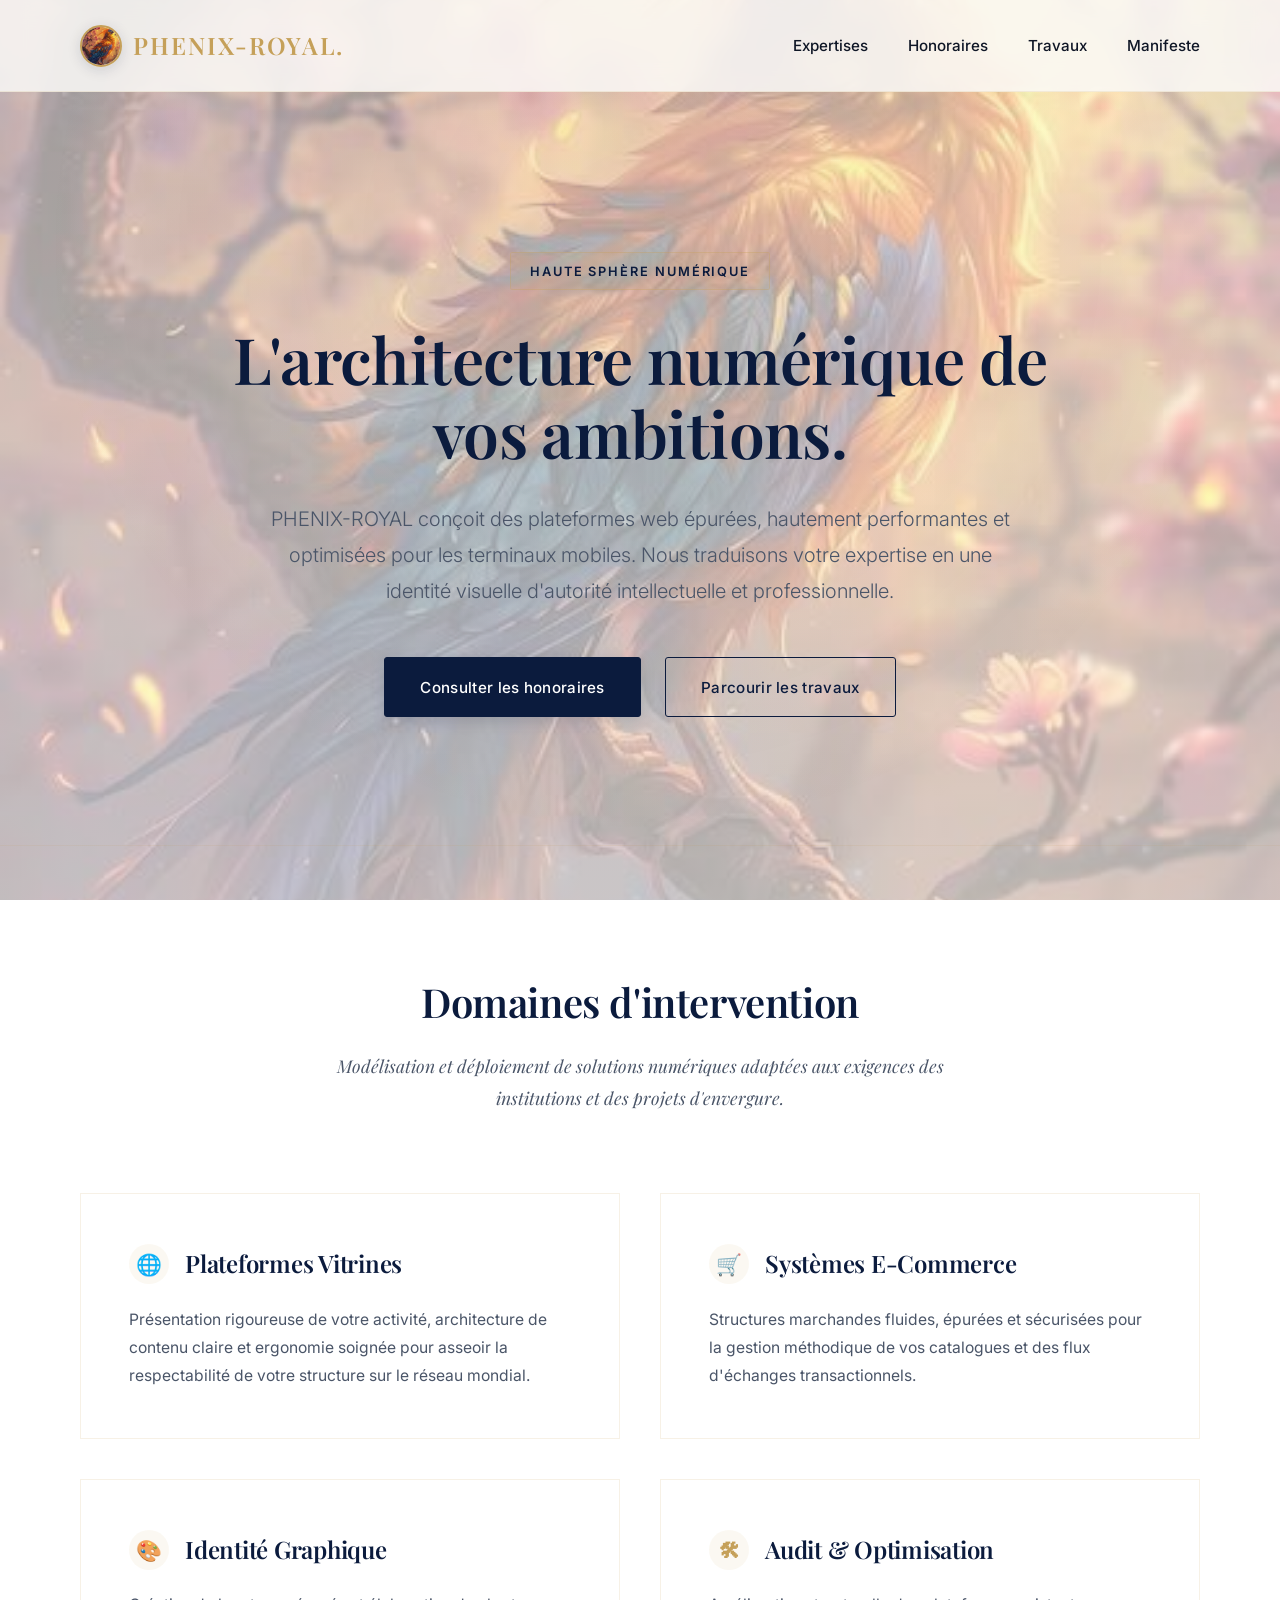
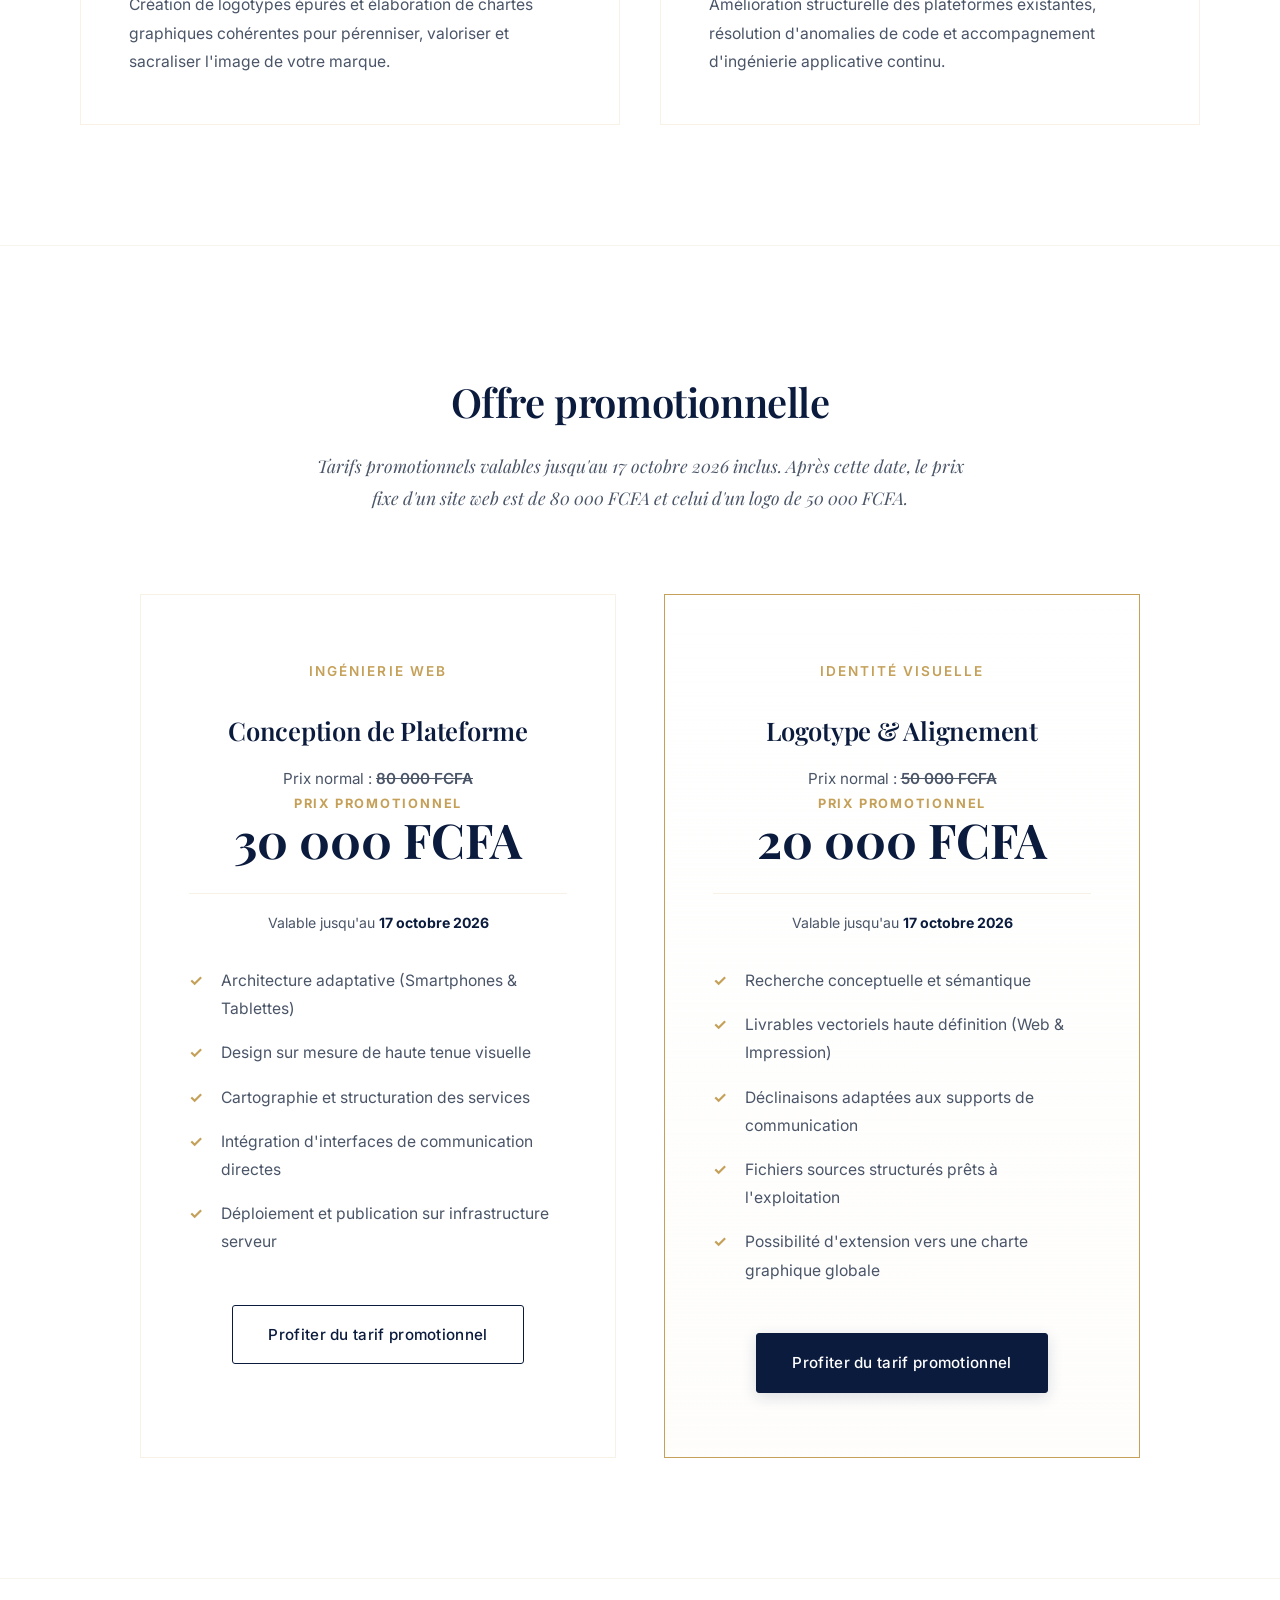
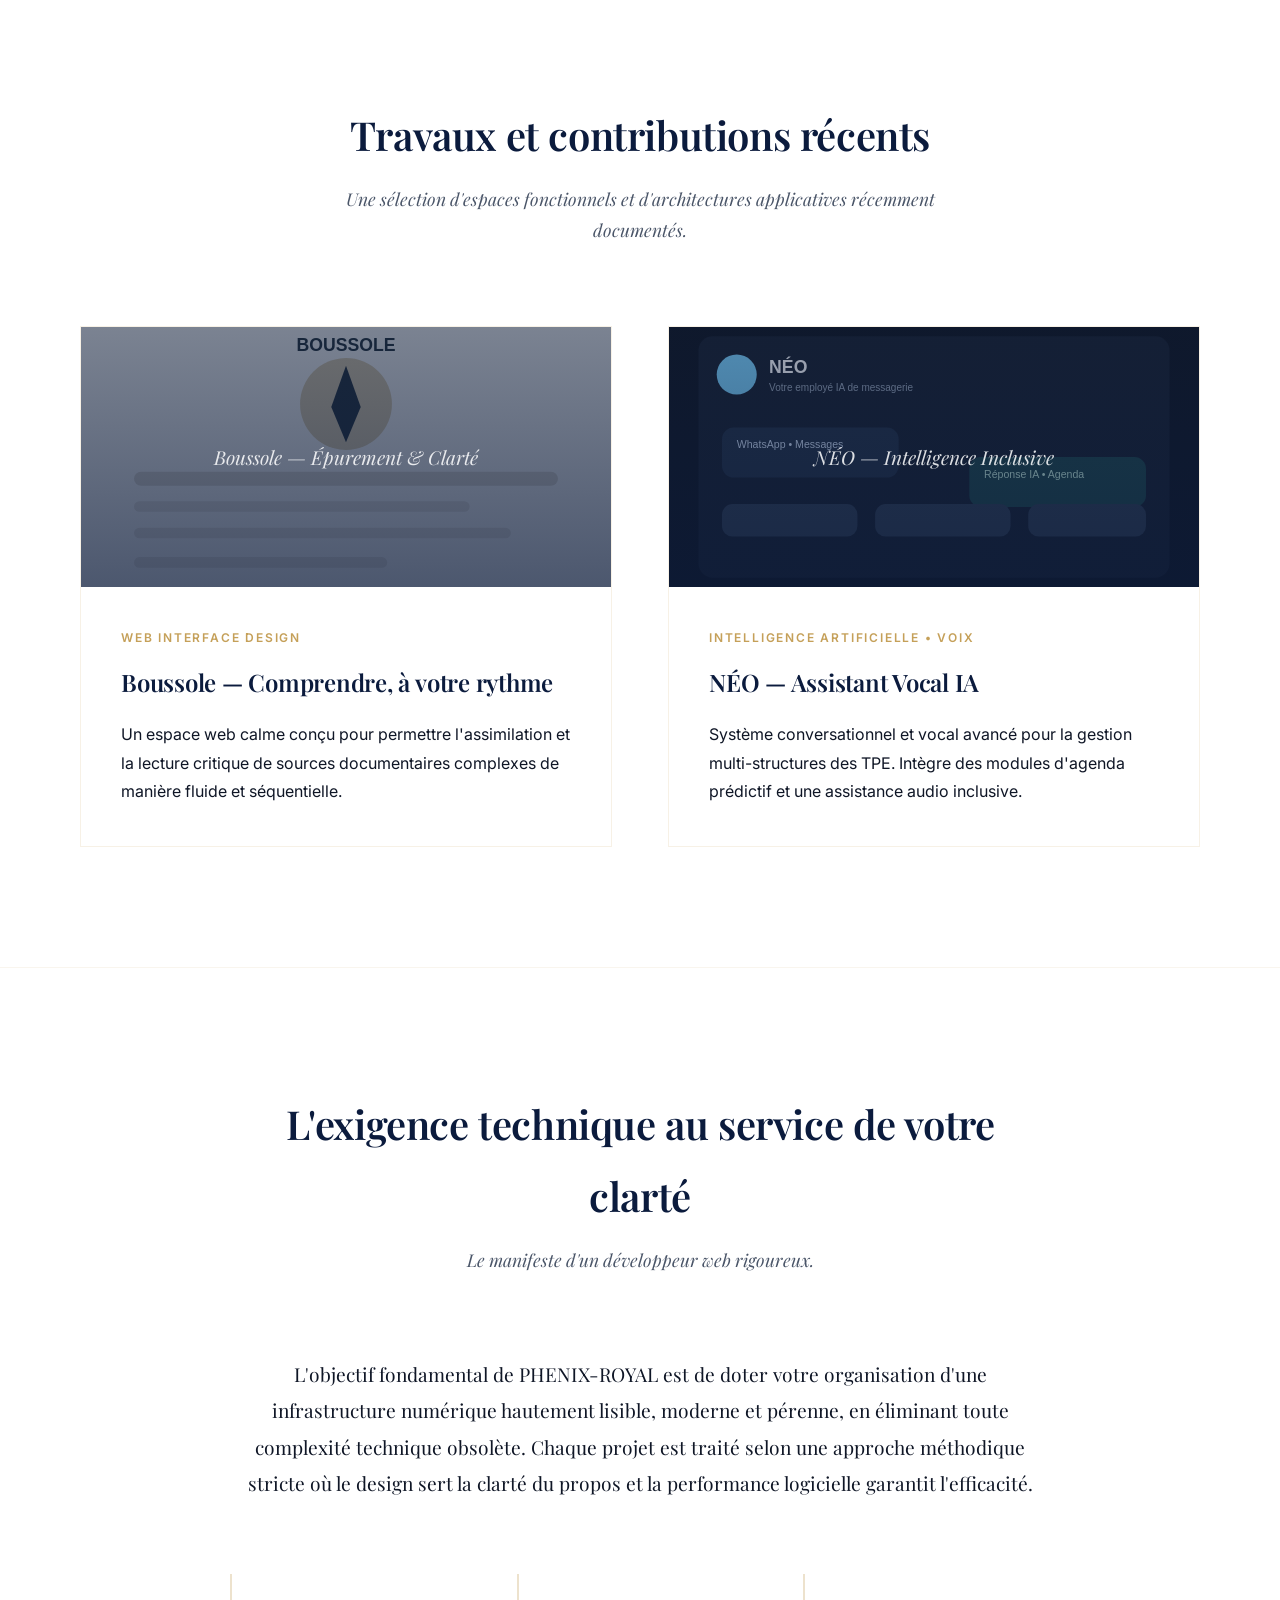
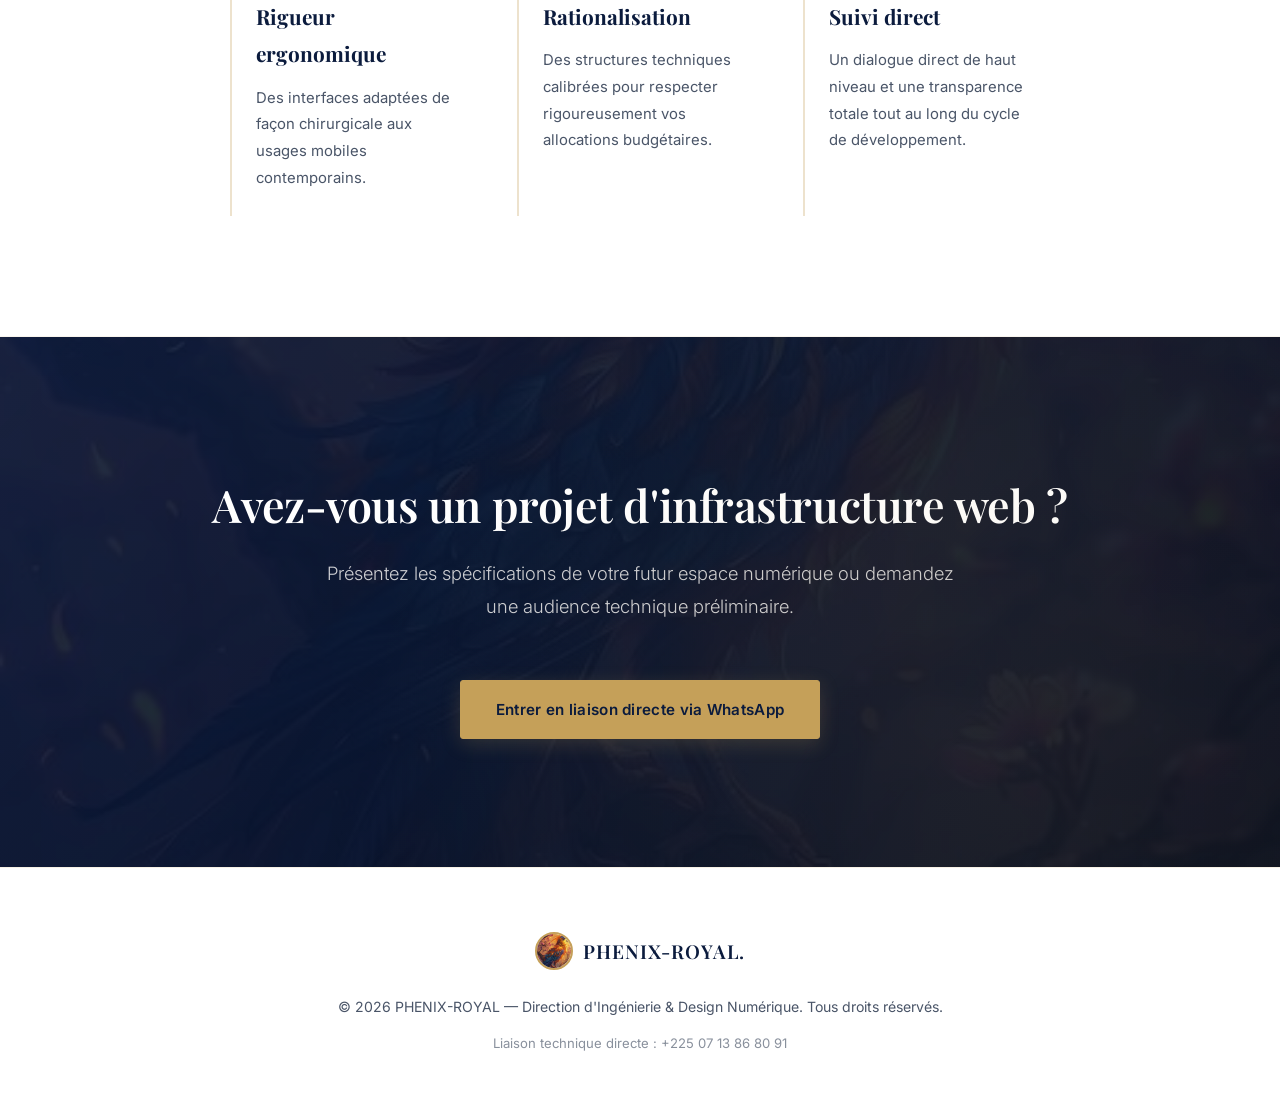
<file: index.html>
<!DOCTYPE html>
<html lang="fr">
<head>
    <meta charset="UTF-8">
    <meta name="viewport" content="width=device-width, initial-scale=1.0">
    <meta name="description" content="PHENIX-ROYAL conçoit des plateformes web élégantes et performantes, des identités visuelles et des solutions numériques adaptées au mobile.">
    <title>PHENIX-ROYAL — Ingénierie & Architecture Web</title>
    <link rel="icon" type="image/png" href="assets/phenix-logo.png">
    <link rel="apple-touch-icon" href="assets/phenix-logo.png">
    <!-- Importation des polices académiques et modernes depuis Google Fonts -->
    <link rel="preconnect" href="https://fonts.googleapis.com">
    <link rel="preconnect" href="https://fonts.gstatic.com" crossorigin>
    <link href="https://fonts.googleapis.com/css2?family=Inter:wght@300;400;500;600&family=Playfair+Display:ital,wght@0,400;0,600;1,400&display=swap" rel="stylesheet">

    <style>
        /* Variables de design - Palette Institutionnelle & Prestige */
        :root {
            --bg-paper: #fbfaf7;       /* Fond ivoire style papier d'édition précieux */
            --text-primary: #0f1626;   /* Bleu nuit très profond pour une autorité maximale */
            --text-secondary: #4a5568; /* Gris plomb pour les descriptions */
            --accent-navy: #0b1b3d;    /* Bleu académique impérial */
            --accent-gold: #c5a059;    /* Or noble pour les éléments de prestige */
            --border-color: rgba(197, 160, 89, 0.15); /* Bordures subtiles teintées d'or */
            --card-bg: #ffffff;
        }

        * {
            box-sizing: border-box;
            margin: 0;
            padding: 0;
        }

        html {
            scroll-behavior: smooth;
        }

        body {
            font-family: 'Inter', sans-serif;
            background-color: transparent;
            color: var(--text-primary);
            line-height: 1.8;
            font-size: 16px;
            -webkit-font-smoothing: antialiased;
            overflow-x: hidden;
            isolation: isolate;
        }

        body::before {
            content: '';
            position: fixed;
            inset: 0;
            z-index: -1;
            pointer-events: none;
            background:
                linear-gradient(rgba(251, 250, 247, 0.58), rgba(251, 250, 247, 0.68)),
                url("assets/phenix-background.png") center 34% / cover no-repeat;
        }

        h1, h2, h3 {
            font-family: 'Playfair Display', serif;
            font-weight: 600;
            letter-spacing: -0.01em;
        }

        /* Ligne de progression de lecture élégante */
        .progress-bar {
            position: fixed;
            top: 0;
            left: 0;
            height: 3px;
            background: linear-gradient(to right, var(--accent-navy), var(--accent-gold));
            width: 0%;
            z-index: 999;
            transition: width 0.1s ease;
        }

        .container {
            max-width: 1200px;
            margin: 0 auto;
            padding: 0 2.5rem;
        }

        /* En-tête de Prestige Effet Verre Flouté */
        header {
            border-bottom: 1px solid var(--border-color);
            padding: 1.5rem 0;
            background: rgba(251, 250, 247, 0.85);
            position: sticky;
            top: 0;
            backdrop-filter: blur(12px);
            -webkit-backdrop-filter: blur(12px);
            z-index: 500;
            transition: all 0.4s ease;
        }

        header.scrolled {
            padding: 1rem 0;
            box-shadow: 0 10px 30px rgba(15, 22, 38, 0.04);
            border-bottom: 1px solid rgba(197, 160, 89, 0.3);
        }

        .nav-wrapper {
            display: flex;
            justify-content: space-between;
            align-items: center;
        }

        .logo {
            font-family: 'Playfair Display', serif;
            font-size: 1.5rem;
            font-weight: 600;
            letter-spacing: 0.08em;
            color: var(--accent-navy);
            text-decoration: none;
            position: relative;
            display: inline-flex;
            align-items: center;
            gap: 0.7rem;
        }

        .logo-mark {
            width: 42px;
            height: 42px;
            flex: 0 0 42px;
            object-fit: cover;
            border: 2px solid var(--accent-gold);
            border-radius: 50%;
            box-shadow: 0 3px 14px rgba(11, 27, 61, 0.14);
        }

        .logo span {
            color: var(--accent-gold);
        }

        nav {
            display: flex;
            align-items: center;
        }

        nav a {
            color: var(--text-primary);
            text-decoration: none;
            margin-left: 2.5rem;
            font-size: 0.95rem;
            font-weight: 500;
            position: relative;
            padding: 0.5rem 0;
            transition: color 0.3s ease;
        }

        /* Effet de survol interactif professoral */
        nav a::after {
            content: '';
            position: absolute;
            bottom: 0;
            left: 0;
            width: 0;
            height: 1px;
            background-color: var(--accent-gold);
            transition: width 0.3s ease;
        }

        nav a:hover {
            color: var(--accent-gold);
        }

        nav a:hover::after {
            width: 100%;
        }

        /* Section Héros Impériale */
        .hero {
            padding: 10rem 0 8rem 0;
            text-align: center;
            position: relative;
            background: radial-gradient(circle at 50% 20%, rgba(197, 160, 89, 0.04) 0%, transparent 70%);
        }

        .hero-badge {
            display: inline-block;
            padding: 0.4rem 1.2rem;
            background: rgba(197, 160, 89, 0.08);
            border: 1px solid rgba(197, 160, 89, 0.3);
            color: var(--accent-navy);
            font-size: 0.8rem;
            text-transform: uppercase;
            letter-spacing: 0.15em;
            font-weight: 600;
            margin-bottom: 2rem;
            border-radius: 2px;
        }

        .hero h1 {
            font-size: 4rem;
            line-height: 1.15;
            margin-bottom: 2rem;
            color: var(--accent-navy);
            max-width: 900px;
            margin-left: auto;
            margin-right: auto;
        }

        .hero p {
            font-size: 1.25rem;
            color: var(--text-secondary);
            max-width: 750px;
            margin: 0 auto 3rem auto;
            font-weight: 300;
        }

        .cta-group {
            display: flex;
            justify-content: center;
            gap: 1.5rem;
        }

        .btn {
            display: inline-flex;
            align-items: center;
            justify-content: center;
            padding: 0.95rem 2.2rem;
            font-size: 0.95rem;
            font-weight: 500;
            text-decoration: none;
            transition: all 0.4s cubic-bezier(0.16, 1, 0.3, 1);
            border-radius: 3px;
            letter-spacing: 0.02em;
            position: relative;
            overflow: hidden;
            z-index: 1;
        }

        .btn-primary {
            background-color: var(--accent-navy);
            color: white;
            border: 1px solid var(--accent-navy);
            box-shadow: 0 4px 15px rgba(11, 27, 61, 0.15);
        }

        .btn-primary:hover {
            color: white;
            background-color: var(--accent-gold);
            border-color: var(--accent-gold);
            transform: translateY(-2px);
            box-shadow: 0 8px 25px rgba(197, 160, 89, 0.25);
        }

        .btn-secondary {
            background-color: transparent;
            color: var(--accent-navy);
            border: 1px solid var(--accent-navy);
        }

        .btn-secondary:hover {
            background-color: rgba(11, 27, 61, 0.03);
            transform: translateY(-2px);
        }

        /* Sections Structurelles */
        section {
            padding: 7.5rem 0;
            border-bottom: 1px solid rgba(197, 160, 89, 0.1);
        }

        .section-title {
            font-size: 2.5rem;
            color: var(--accent-navy);
            margin-bottom: 0.75rem;
            text-align: center;
        }

        .section-subtitle {
            text-align: center;
            color: var(--text-secondary);
            max-width: 650px;
            margin: 0 auto 5rem auto;
            font-style: italic;
            font-family: 'Playfair Display', serif;
            font-size: 1.1rem;
        }

        /* Grille des Services Dynamique */
        .services-grid {
            display: grid;
            grid-template-columns: repeat(2, 1fr);
            gap: 2.5rem;
        }

        .service-card {
            background: rgba(255, 255, 255, 0.78);
            backdrop-filter: blur(10px);
            -webkit-backdrop-filter: blur(10px);
            padding: 3rem;
            border: 1px solid var(--border-color);
            transition: all 0.4s cubic-bezier(0.16, 1, 0.3, 1);
            position: relative;
        }

        .service-card::after {
            content: '';
            position: absolute;
            bottom: 0;
            left: 0;
            width: 100%;
            height: 0;
            background-color: var(--accent-gold);
            transition: height 0.3s ease;
            z-index: 1;
            opacity: 0.7;
        }

        .service-card:hover {
            transform: translateY(-5px);
            box-shadow: 0 20px 40px rgba(15, 22, 38, 0.05);
            border-color: var(--accent-gold);
        }

        .service-card h3 {
            font-size: 1.5rem;
            color: var(--accent-navy);
            margin-bottom: 1.25rem;
            display: flex;
            align-items: center;
            gap: 1rem;
        }

        .service-icon {
            font-size: 1.3rem;
            color: var(--accent-gold);
            display: inline-flex;
            align-items: center;
            justify-content: center;
            width: 40px;
            height: 40px;
            background: rgba(197, 160, 89, 0.08);
            border-radius: 50%;
        }

        .service-card p {
            color: var(--text-secondary);
            font-size: 0.98rem;
        }

        /* Grille d'Honoraires Distinctive */
        .pricing-grid {
            display: grid;
            grid-template-columns: repeat(2, 1fr);
            gap: 3rem;
            max-width: 1000px;
            margin: 0 auto;
        }

        .price-card {
            background: rgba(255, 255, 255, 0.8);
            backdrop-filter: blur(10px);
            -webkit-backdrop-filter: blur(10px);
            padding: 4rem 3rem;
            border: 1px solid var(--border-color);
            text-align: center;
            transition: all 0.4s ease;
            position: relative;
        }

        .price-card:hover {
            box-shadow: 0 25px 50px rgba(15, 22, 38, 0.06);
            border-color: rgba(197, 160, 89, 0.5);
        }

        .price-card.featured {
            border: 1px solid var(--accent-gold);
            background: linear-gradient(180deg, #ffffff 0%, rgba(197, 160, 89, 0.02) 100%);
        }

        .price-card h3 {
            font-size: 1.6rem;
            color: var(--accent-navy);
            margin-bottom: 0.5rem;
        }

        .price-meta {
            font-size: 0.85rem;
            text-transform: uppercase;
            letter-spacing: 0.15em;
            color: var(--accent-gold);
            margin-bottom: 1.5rem;
            font-weight: 600;
        }

        .amount {
            font-size: 2.2rem;
            font-family: 'Playfair Display', serif;
            color: var(--accent-navy);
            margin: 0.5rem 0;
            padding-bottom: 0;
            border-bottom: 1px solid rgba(197, 160, 89, 0.15);
            font-weight: 600;
        }

        .regular-price {
            margin: 0.75rem 0 0.2rem;
            color: var(--text-secondary);
            font-size: 0.95rem;
        }

        .regular-price s {
            font-weight: 600;
        }

        .promo-price {
            margin: 0;
            padding-bottom: 1.5rem;
            border-bottom: 1px solid rgba(197, 160, 89, 0.15);
            color: var(--accent-navy);
            font-family: 'Playfair Display', serif;
            font-size: clamp(2.4rem, 5vw, 3rem);
            font-weight: 700;
            line-height: 1.2;
        }

        .promo-price span {
            display: block;
            color: var(--accent-gold);
            font-family: 'Inter', sans-serif;
            font-size: 0.8rem;
            font-weight: 700;
            letter-spacing: 0.14em;
            text-transform: uppercase;
        }

        .promo-note {
            margin: 1rem 0 2rem;
            color: var(--text-secondary);
            font-size: 0.88rem;
        }

        .promo-note strong {
            color: var(--accent-navy);
        }

        .price-features {
            list-style: none;
            text-align: left;
            margin-bottom: 3rem;
        }

        .price-features li {
            font-size: 0.98rem;
            color: var(--text-secondary);
            margin-bottom: 1rem;
            padding-left: 2rem;
            position: relative;
        }

        .price-features li::before {
            content: "✓";
            position: absolute;
            left: 0;
            color: var(--accent-gold);
            font-weight: bold;
        }

        /* Portfolio Haute Couture */
        .portfolio-grid {
            display: grid;
            grid-template-columns: repeat(2, 1fr);
            gap: 3.5rem;
        }

        .portfolio-card {
            background: rgba(255, 255, 255, 0.8);
            backdrop-filter: blur(10px);
            -webkit-backdrop-filter: blur(10px);
            border: 1px solid var(--border-color);
            overflow: hidden;
            transition: all 0.5s cubic-bezier(0.16, 1, 0.3, 1);
        }

        .portfolio-card:hover {
            transform: translateY(-8px);
            box-shadow: 0 30px 60px rgba(15, 22, 38, 0.08);
            border-color: var(--accent-gold);
        }

        .portfolio-img-wrapper {
            position: relative;
            background: linear-gradient(135deg, #0b1b3d 0%, #1c2331 100%);
            height: 260px;
            display: flex;
            align-items: center;
            justify-content: center;
            color: rgba(255, 255, 255, 0.85);
            font-style: italic;
            font-family: 'Playfair Display', serif;
            font-size: 1.2rem;
            overflow: hidden;
        }

        .portfolio-boussole {
            background-image: linear-gradient(rgba(11, 27, 61, 0.52), rgba(11, 27, 61, 0.72)), url("assets/boussole-preview.svg");
            background-position: center;
            background-size: cover;
        }

        .portfolio-neo {
            background-image: linear-gradient(rgba(11, 27, 61, 0.38), rgba(11, 27, 61, 0.64)), url("assets/neo-preview.svg");
            background-position: center;
            background-size: cover;
        }

        /* Effet lumineux de survol sur les projets */
        .portfolio-img-wrapper::after {
            content: '';
            position: absolute;
            top: 0;
            left: -75%;
            width: 50%;
            height: 100%;
            background: linear-gradient(to right, rgba(255,255,255,0) 0%, rgba(255,255,255,0.13) 100%);
            transform: skewX(-25deg);
            transition: all 0.75s ease;
        }

        .portfolio-card:hover .portfolio-img-wrapper::after {
            left: 125%;
        }

        .portfolio-content {
            padding: 2.5rem;
        }

        .portfolio-tag {
            font-size: 0.75rem;
            text-transform: uppercase;
            letter-spacing: 0.15em;
            color: var(--accent-gold);
            margin-bottom: 0.75rem;
            font-weight: 600;
        }

        .portfolio-card h3 {
            font-size: 1.5rem;
            color: var(--accent-navy);
            margin-bottom: 1rem;
        }

        /* Section Manifeste & Piliers */
        .about-wrapper {
            max-width: 900px;
            margin: 0 auto;
        }

        .about-text {
            font-size: 1.2rem;
            color: var(--text-primary);
            margin-bottom: 4.5rem;
            text-align: center;
            font-family: 'Playfair Display', serif;
            line-height: 1.9;
        }

        .pillars-list {
            list-style: none;
            display: grid;
            grid-template-columns: repeat(3, 1fr);
            gap: 2.5rem;
        }

        .pillar-item {
            padding: 1.5rem;
            border-left: 2px solid rgba(197, 160, 89, 0.3);
            transition: all 0.3s ease;
        }

        .pillar-item:hover {
            border-left-color: var(--accent-navy);
            background: rgba(11, 27, 61, 0.01);
        }

        .pillar-item strong {
            display: block;
            font-family: 'Playfair Display', serif;
            font-size: 1.3rem;
            color: var(--accent-navy);
            margin-bottom: 0.75rem;
        }

        .pillar-item p {
            font-size: 0.93rem;
            color: var(--text-secondary);
        }

        /* Section Contact Majestueuse */
        .contact {
            text-align: center;
            background: linear-gradient(135deg, rgba(11, 27, 61, 0.9), rgba(5, 13, 30, 0.94)), url("assets/phenix-background.png") center 48% / cover no-repeat;
            color: white;
            border: none;
            position: relative;
            padding: 8rem 0;
        }

        .contact::before {
            content: '';
            position: absolute;
            top: 0; left: 0; right: 0; bottom: 0;
            background: radial-gradient(circle at 80% 80%, rgba(197, 160, 89, 0.08) 0%, transparent 60%);
            pointer-events: none;
        }

        .contact .section-title {
            color: white;
            font-size: 2.8rem;
        }

        .contact p {
            color: rgba(252, 251, 250, 0.8);
            max-width: 650px;
            margin: 0 auto 3.5rem auto;
            font-size: 1.15rem;
            font-weight: 300;
        }

        .btn-gold {
            background-color: var(--accent-gold);
            color: var(--accent-navy);
            border: 1px solid var(--accent-gold);
            font-weight: 600;
            box-shadow: 0 5px 20px rgba(197, 160, 89, 0.2);
        }

        .btn-gold:hover {
            background-color: white;
            border-color: white;
            color: var(--accent-navy);
            transform: translateY(-3px);
            box-shadow: 0 10px 30px rgba(255, 255, 255, 0.25);
        }

        /* Pied de page Professionnel */
        footer {
            padding: 4rem 0;
            text-align: center;
            font-size: 0.88rem;
            color: var(--text-secondary);
            background: rgba(255, 255, 255, 0.82);
            backdrop-filter: blur(10px);
            -webkit-backdrop-filter: blur(10px);
            border-top: 1px solid var(--border-color);
        }

        .footer-logo {
            font-family: 'Playfair Display', serif;
            font-size: 1.2rem;
            font-weight: 600;
            color: var(--accent-navy);
            margin-bottom: 1.5rem;
            letter-spacing: 0.05em;
            display: inline-flex;
            align-items: center;
            gap: 0.65rem;
        }

        .footer-logo img {
            width: 38px;
            height: 38px;
            object-fit: cover;
            border: 2px solid var(--accent-gold);
            border-radius: 50%;
        }

        .motion-ready [data-aos] {
            opacity: 0;
            transform: translate3d(0, 22px, 0);
            transition: opacity 800ms ease, transform 800ms cubic-bezier(0.16, 1, 0.3, 1);
            transition-delay: var(--motion-delay, 0ms);
        }

        .motion-ready [data-aos="fade-down"] {
            transform: translate3d(0, -18px, 0);
        }

        .motion-ready [data-aos="fade-left"],
        .motion-ready [data-aos="fade-right"] {
            transform: translate3d(24px, 0, 0);
        }

        .motion-ready [data-aos="fade-right"] {
            transform: translate3d(-24px, 0, 0);
        }

        .motion-ready [data-aos^="zoom"] {
            transform: scale(0.96);
        }

        .motion-ready [data-aos].is-visible {
            opacity: 1;
            transform: none;
        }

        @media (prefers-reduced-motion: reduce) {
            html {
                scroll-behavior: auto;
            }

            .motion-ready [data-aos] {
                opacity: 1;
                transform: none;
                transition: none;
            }
        }

        /* Design Adaptatif Mobile */
        @media (max-width: 992px) {
            .services-grid, .pricing-grid, .portfolio-grid {
                grid-template-columns: 1fr;
                gap: 2.5rem;
            }
            .pillars-list {
                grid-template-columns: 1fr;
                gap: 2rem;
            }
            .hero h1 { font-size: 2.8rem; }
        }

        @media (max-width: 768px) {
            header { padding: 1.2rem 0; }
            .nav-wrapper { flex-direction: column; gap: 1.2rem; }
            .logo-mark { width: 38px; height: 38px; flex-basis: 38px; }
            nav { width: 100%; flex-wrap: wrap; justify-content: center; gap: 0.25rem 0.6rem; }
            nav a { margin: 0; padding: 0.25rem; font-size: 0.9rem; }
            .hero { padding: 7rem 0 5rem 0; }
            .hero h1 { font-size: 2.3rem; }
            .hero p { font-size: 1.1rem; }
            .cta-group { flex-direction: column; gap: 1rem; padding: 0 1.5rem; }
            section { padding: 5rem 0; }
            .section-title { font-size: 2rem; }
        }
    </style>
</head>
<body>

    <!-- Ligne de progression au défilement -->
    <div class="progress-bar" id="myBar"></div>

    <header id="mainHeader">
        <div class="container nav-wrapper">
            <a href="#" class="logo">
                <img class="logo-mark" src="assets/phenix-logo.png" alt="" width="42" height="42">
                <span>PHENIX-ROYAL<span>.</span></span>
            </a>
            <nav>
                <a href="#expertises">Expertises</a>
                <a href="#honoraires">Honoraires</a>
                <a href="#travaux">Travaux</a>
                <a href="#manifeste">Manifeste</a>
            </nav>
        </div>
    </header>

    <section class="hero">
        <div class="container">
            <div class="hero-badge" data-aos="fade-down" data-aos-duration="1000">Haute Sphère Numérique</div>
            <h1 data-aos="fade-up" data-aos-duration="1000" data-aos-delay="200">L'architecture numérique de vos ambitions.</h1>
            <p data-aos="fade-up" data-aos-duration="1000" data-aos-delay="400">PHENIX-ROYAL conçoit des plateformes web épurées, hautement performantes et optimisées pour les terminaux mobiles. Nous traduisons votre expertise en une identité visuelle d'autorité intellectuelle et professionnelle.</p>
            <div class="cta-group" data-aos="zoom-in" data-aos-duration="1000" data-aos-delay="600">
                <a href="https://wa.me/2250713868091" target="_blank" rel="noopener" class="btn btn-primary">Consulter les honoraires</a>
                <a href="#travaux" class="btn btn-secondary">Parcourir les travaux</a>
            </div>
        </div>
    </section>

    <section id="expertises">
        <div class="container">
            <h2 class="section-title" data-aos="fade-up">Domaines d'intervention</h2>
            <p class="section-subtitle" data-aos="fade-up" data-aos-delay="100">Modélisation et déploiement de solutions numériques adaptées aux exigences des institutions et des projets d'envergure.</p>

            <div class="services-grid">
                <div class="service-card" data-aos="fade-right" data-aos-delay="200">
                    <h3><span class="service-icon">🌐</span> Plateformes Vitrines</h3>
                    <p>Présentation rigoureuse de votre activité, architecture de contenu claire et ergonomie soignée pour asseoir la respectabilité de votre structure sur le réseau mondial.</p>
                </div>
                <div class="service-card" data-aos="fade-left" data-aos-delay="300">
                    <h3><span class="service-icon">🛒</span> Systèmes E-Commerce</h3>
                    <p>Structures marchandes fluides, épurées et sécurisées pour la gestion méthodique de vos catalogues et des flux d'échanges transactionnels.</p>
                </div>
                <div class="service-card" data-aos="fade-right" data-aos-delay="400">
                    <h3><span class="service-icon">🎨</span> Identité Graphique</h3>
                    <p>Création de logotypes épurés et élaboration de chartes graphiques cohérentes pour pérenniser, valoriser et sacraliser l'image de votre marque.</p>
                </div>
                <div class="service-card" data-aos="fade-left" data-aos-delay="500">
                    <h3><span class="service-icon">🛠</span> Audit & Optimisation</h3>
                    <p>Amélioration structurelle des plateformes existantes, résolution d'anomalies de code et accompagnement d'ingénierie applicative continu.</p>
                </div>
            </div>
        </div>
    </section>

    <section id="honoraires">
        <div class="container">
            <h2 class="section-title" data-aos="fade-up">Offre promotionnelle</h2>
            <p class="section-subtitle" data-aos="fade-up" data-aos-delay="100">Tarifs promotionnels valables jusqu'au 17 octobre 2026 inclus. Après cette date, le prix fixe d'un site web est de 80 000 FCFA et celui d'un logo de 50 000 FCFA.</p>

            <div class="pricing-grid">
                <div class="price-card" data-aos="fade-up" data-aos-delay="200">
                    <div class="price-meta">Ingénierie Web</div>
                    <h3>Conception de Plateforme</h3>
                    <p class="regular-price">Prix normal : <s>80 000 FCFA</s></p>
                    <p class="promo-price"><span>Prix promotionnel</span>30 000 FCFA</p>
                    <p class="promo-note">Valable jusqu'au <strong>17 octobre 2026</strong></p>
                    <ul class="price-features">
                        <li>Architecture adaptative (Smartphones & Tablettes)</li>
                        <li>Design sur mesure de haute tenue visuelle</li>
                        <li>Cartographie et structuration des services</li>
                        <li>Intégration d'interfaces de communication directes</li>
                        <li>Déploiement et publication sur infrastructure serveur</li>
                    </ul>
                    <a href="https://wa.me/2250713868091?text=Bonjour%20PHENIX-ROYAL%2C%20je%20souhaite%20profiter%20du%20tarif%20promotionnel%20de%2030%20000%20FCFA%20pour%20un%20site%20web%20avant%20le%2017%20octobre%202026." target="_blank" rel="noopener" class="btn btn-secondary">Profiter du tarif promotionnel</a>
                </div>

                <div class="price-card featured" data-aos="fade-up" data-aos-delay="400">
                    <div class="price-meta">Identité Visuelle</div>
                    <h3>Logotype & Alignement</h3>
                    <p class="regular-price">Prix normal : <s>50 000 FCFA</s></p>
                    <p class="promo-price"><span>Prix promotionnel</span>20 000 FCFA</p>
                    <p class="promo-note">Valable jusqu'au <strong>17 octobre 2026</strong></p>
                    <ul class="price-features">
                        <li>Recherche conceptuelle et sémantique</li>
                        <li>Livrables vectoriels haute définition (Web & Impression)</li>
                        <li>Déclinaisons adaptées aux supports de communication</li>
                        <li>Fichiers sources structurés prêts à l'exploitation</li>
                        <li>Possibilité d'extension vers une charte graphique globale</li>
                    </ul>
                    <a href="https://wa.me/2250713868091?text=Bonjour%20PHENIX-ROYAL%2C%20je%20souhaite%20profiter%20du%20tarif%20promotionnel%20de%2020%20000%20FCFA%20pour%20un%20logo%20avant%20le%2017%20octobre%202026." target="_blank" rel="noopener" class="btn btn-primary">Profiter du tarif promotionnel</a>
                </div>
            </div>
        </div>
    </section>

    <section id="travaux">
        <div class="container">
            <h2 class="section-title" data-aos="fade-up">Travaux et contributions récents</h2>
            <p class="section-subtitle" data-aos="fade-up" data-aos-delay="100">Une sélection d'espaces fonctionnels et d'architectures applicatives récemment documentés.</p>

            <div class="portfolio-grid">
                <div class="portfolio-card" data-aos="zoom-in-right">
                    <div class="portfolio-img-wrapper portfolio-boussole">
                        Boussole — Épurement & Clarté
                    </div>
                    <div class="portfolio-content">
                        <div class="portfolio-tag">Web Interface Design</div>
                        <h3>Boussole — Comprendre, à votre rythme</h3>
                        <p>Un espace web calme conçu pour permettre l'assimilation et la lecture critique de sources documentaires complexes de manière fluide et séquentielle.</p>
                    </div>
                </div>

                <div class="portfolio-card" data-aos="zoom-in-left">
                    <div class="portfolio-img-wrapper portfolio-neo">
                        NÉO — Intelligence Inclusive
                    </div>
                    <div class="portfolio-content">
                        <div class="portfolio-tag">Intelligence Artificielle • Voix</div>
                        <h3>NÉO — Assistant Vocal IA</h3>
                        <p>Système conversationnel et vocal avancé pour la gestion multi-structures des TPE. Intègre des modules d'agenda prédictif et une assistance audio inclusive.</p>
                    </div>
                </div>
            </div>
        </div>
    </section>

    <section id="manifeste">
        <div class="container about-wrapper">
            <h2 class="section-title" data-aos="fade-up">L'exigence technique au service de votre clarté</h2>
            <p class="section-subtitle" data-aos="fade-up" data-aos-delay="100">Le manifeste d'un développeur web rigoureux.</p>
            <div class="about-text" data-aos="fade-up" data-aos-delay="200">
                <p>L'objectif fondamental de PHENIX-ROYAL est de doter votre organisation d'une infrastructure numérique hautement lisible, moderne et pérenne, en éliminant toute complexité technique obsolète. Chaque projet est traité selon une approche méthodique stricte où le design sert la clarté du propos et la performance logicielle garantit l'efficacité.</p>
            </div>
            <ul class="pillars-list">
                <li class="pillar-item" data-aos="fade-up" data-aos-delay="300">
                    <strong>Rigueur ergonomique</strong>
                    <p>Des interfaces adaptées de façon chirurgicale aux usages mobiles contemporains.</p>
                </li>
                <li class="pillar-item" data-aos="fade-up" data-aos-delay="400">
                    <strong>Rationalisation</strong>
                    <p>Des structures techniques calibrées pour respecter rigoureusement vos allocations budgétaires.</p>
                </li>
                <li class="pillar-item" data-aos="fade-up" data-aos-delay="500">
                    <strong>Suivi direct</strong>
                    <p>Un dialogue direct de haut niveau et une transparence totale tout au long du cycle de développement.</p>
                </li>
            </ul>
        </div>
    </section>

    <section class="contact" id="contact">
        <div class="container">
            <h2 class="section-title" data-aos="zoom-in">Avez-vous un projet d'infrastructure web ?</h2>
            <p data-aos="zoom-in" data-aos-delay="100">Présentez les spécifications de votre futur espace numérique ou demandez une audience technique préliminaire.</p>
            <a href="https://wa.me/2250713868091" target="_blank" rel="noopener" class="btn btn-gold" data-aos="fade-up" data-aos-delay="200">Entrer en liaison directe via WhatsApp</a>
        </div>
    </section>

    <footer>
        <div class="container">
            <div class="footer-logo">
                <img src="assets/phenix-logo.png" alt="" width="38" height="38" loading="lazy">
                <span>PHENIX-ROYAL.</span>
            </div>
            <p>&copy; 2026 PHENIX-ROYAL — Direction d'Ingénierie & Design Numérique. Tous droits réservés.</p>
            <p style="margin-top: 0.75rem; font-size: 0.82rem; opacity: 0.65;">Liaison technique directe : +225 07 13 86 80 91</p>
        </div>
    </footer>

    <script>
        const animatedItems = [...document.querySelectorAll("[data-aos]")];
        const reduceMotion = window.matchMedia("(prefers-reduced-motion: reduce)").matches;

        if (!reduceMotion && "IntersectionObserver" in window) {
            animatedItems.forEach((item) => {
                const delay = Number(item.dataset.aosDelay);
                if (Number.isFinite(delay) && delay > 0) {
                    item.style.setProperty("--motion-delay", `${delay}ms`);
                }
            });
            document.documentElement.classList.add("motion-ready");
            const observer = new IntersectionObserver((entries, currentObserver) => {
                entries.forEach((entry) => {
                    if (entry.isIntersecting) {
                        entry.target.classList.add("is-visible");
                        currentObserver.unobserve(entry.target);
                    }
                });
            }, { threshold: 0.12, rootMargin: "0px 0px -32px 0px" });
            animatedItems.forEach((item) => observer.observe(item));
        } else {
            animatedItems.forEach((item) => item.classList.add("is-visible"));
        }

        function handleScrollEffects() {
            const scrollTop = document.documentElement.scrollTop;
            const scrollRange = Math.max(document.documentElement.scrollHeight - window.innerHeight, 1);
            document.getElementById("myBar").style.width = `${Math.min(scrollTop / scrollRange * 100, 100)}%`;
            document.getElementById("mainHeader").classList.toggle("scrolled", scrollTop > 50);
        }

        window.addEventListener("scroll", handleScrollEffects, { passive: true });
        handleScrollEffects();
    </script>
</body>
</html>
</file>
